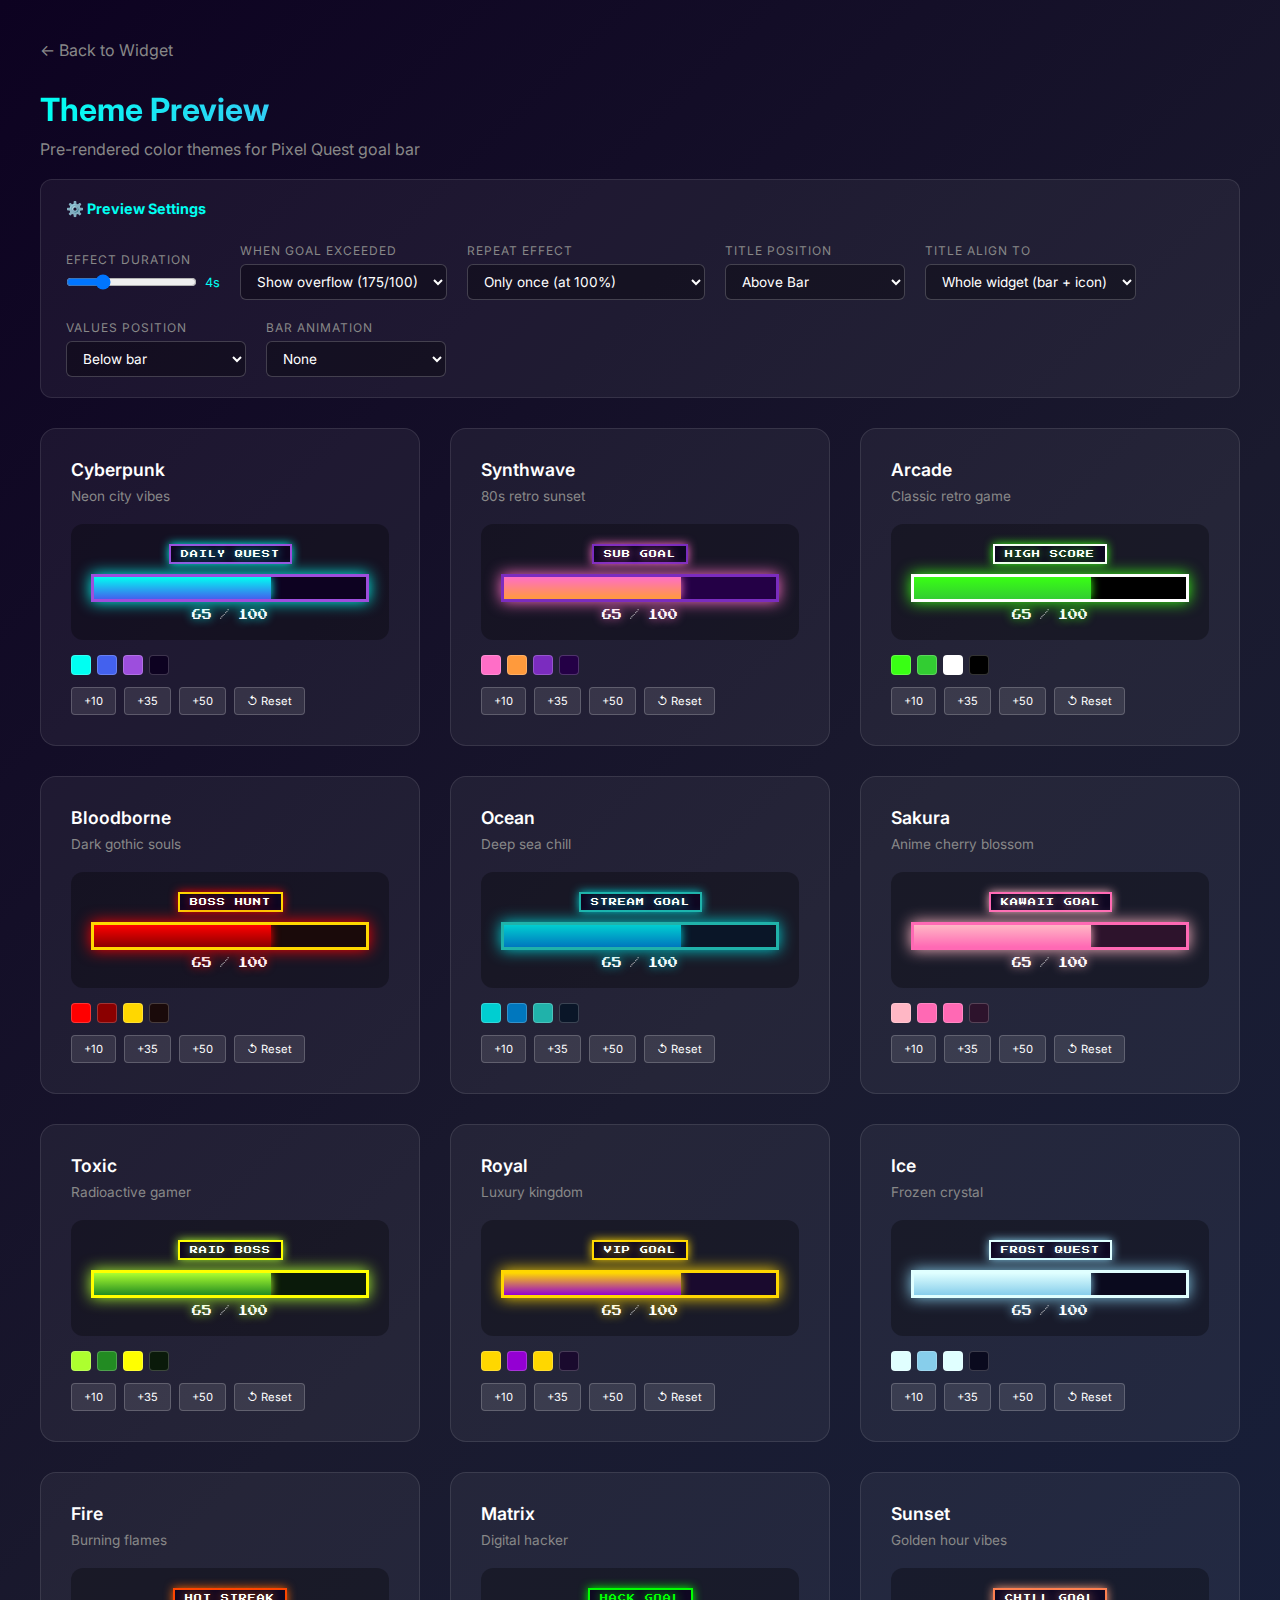
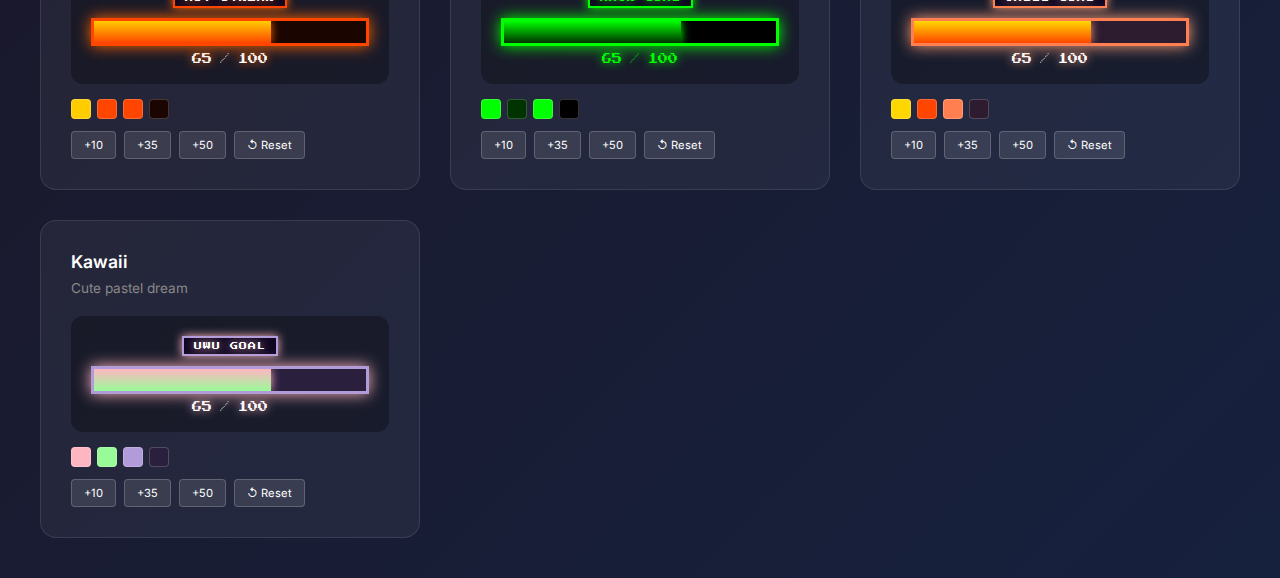
<file: themes.html>
<!DOCTYPE html>
<html lang="en">
<head>
  <meta charset="UTF-8">
  <meta name="viewport" content="width=device-width, initial-scale=1.0">
  <title>Pixel Quest - Theme Preview</title>
  <link rel="preconnect" href="https://fonts.googleapis.com">
  <link href="https://fonts.googleapis.com/css2?family=Press+Start+2P&family=Inter:wght@400;500;600;700&display=swap" rel="stylesheet">
  <style>
    * {
      margin: 0;
      padding: 0;
      box-sizing: border-box;
    }

    body {
      font-family: 'Inter', sans-serif;
      background: linear-gradient(135deg, #0d0221 0%, #1a1a2e 50%, #16213e 100%);
      min-height: 100vh;
      color: #fff;
      padding: 40px 20px;
    }

    .container {
      max-width: 1200px;
      margin: 0 auto;
    }

    h1 {
      font-size: 2rem;
      margin-bottom: 10px;
      background: linear-gradient(90deg, #00fff2, #ff00ff);
      -webkit-background-clip: text;
      -webkit-text-fill-color: transparent;
      background-clip: text;
    }

    .subtitle {
      color: #888;
      margin-bottom: 20px;
    }

    .settings-panel {
      background: rgba(255, 255, 255, 0.05);
      border: 1px solid rgba(255, 255, 255, 0.1);
      border-radius: 12px;
      padding: 20px 25px;
      margin-bottom: 30px;
      display: flex;
      flex-wrap: wrap;
      gap: 20px;
      align-items: center;
    }

    .settings-panel h3 {
      width: 100%;
      font-size: 0.9rem;
      color: #00fff2;
      margin-bottom: 5px;
    }

    .setting-group {
      display: flex;
      flex-direction: column;
      gap: 6px;
    }

    .setting-group label {
      font-size: 0.75rem;
      color: #888;
      text-transform: uppercase;
      letter-spacing: 1px;
    }

    .setting-group select, .setting-group input {
      background: rgba(0, 0, 0, 0.3);
      border: 1px solid rgba(255, 255, 255, 0.2);
      border-radius: 6px;
      color: #fff;
      padding: 8px 12px;
      font-family: inherit;
      font-size: 0.85rem;
      min-width: 180px;
    }

    .setting-group select:focus, .setting-group input:focus {
      outline: none;
      border-color: #00fff2;
    }

    .setting-group input[type="range"] {
      min-width: 120px;
      padding: 0;
    }

    .range-value {
      font-size: 0.8rem;
      color: #00fff2;
      margin-left: 8px;
    }

    .demo-controls {
      display: flex;
      gap: 8px;
      margin-top: 12px;
      flex-wrap: wrap;
    }

    .demo-btn-small {
      padding: 6px 12px;
      background: rgba(255, 255, 255, 0.1);
      border: 1px solid rgba(255, 255, 255, 0.2);
      border-radius: 4px;
      color: #fff;
      font-family: inherit;
      font-size: 0.7rem;
      cursor: pointer;
      transition: all 0.2s;
    }

    .demo-btn-small:hover {
      background: rgba(255, 255, 255, 0.2);
    }

    .demo-btn-small.active {
      background: #00fff2;
      color: #000;
      border-color: #00fff2;
    }

    .themes-grid {
      display: grid;
      grid-template-columns: repeat(auto-fill, minmax(340px, 1fr));
      gap: 30px;
    }

    .theme-card {
      background: rgba(255, 255, 255, 0.05);
      border: 1px solid rgba(255, 255, 255, 0.1);
      border-radius: 16px;
      padding: 30px;
      transition: transform 0.2s, box-shadow 0.2s;
    }

    .theme-card:hover {
      transform: translateY(-4px);
      box-shadow: 0 10px 40px rgba(0, 0, 0, 0.3);
    }

    .demo-btn {
      margin-top: 15px;
      padding: 8px 16px;
      background: rgba(255, 255, 255, 0.1);
      border: 1px solid rgba(255, 255, 255, 0.2);
      border-radius: 6px;
      color: #fff;
      font-family: inherit;
      font-size: 0.8rem;
      cursor: pointer;
      transition: all 0.2s;
    }

    .demo-btn:hover {
      background: rgba(255, 255, 255, 0.2);
    }

    .preview-bar-fill {
      transition: width 0.8s ease;
    }

    @keyframes pulse-glow {
      0%, 100% { filter: brightness(1); }
      50% { filter: brightness(1.5); }
    }

    @keyframes shake-effect {
      0%, 100% { transform: translateX(0); }
      25% { transform: translateX(-5px); }
      75% { transform: translateX(5px); }
    }

    @keyframes flash-effect {
      0%, 100% { filter: brightness(1); }
      50% { filter: brightness(2.5); }
    }

    .celebrating .preview-bar-fill {
      animation: pulse-glow 0.4s ease infinite;
    }

    .celebrating .widget-preview {
      animation: shake-effect 0.15s ease 6;
    }

    .celebrating .preview-bar-border {
      animation: flash-effect 0.2s ease 4;
    }

    /* Confetti styles */
    .confetti-container {
      position: absolute;
      top: 0;
      left: 0;
      width: 100%;
      height: 100%;
      pointer-events: none;
      overflow: hidden;
    }

    .confetti-piece {
      position: absolute;
      width: 8px;
      height: 8px;
      opacity: 0;
    }

    @keyframes confetti-fall {
      0% { opacity: 1; transform: translateY(-10px) rotate(0deg); }
      100% { opacity: 0; transform: translateY(80px) rotate(720deg); }
    }

    /* Glitch effect */
    @keyframes glitch-anim {
      0%, 100% { transform: translate(0); filter: hue-rotate(0deg); }
      20% { transform: translate(-3px, 3px); filter: hue-rotate(90deg); }
      40% { transform: translate(3px, -3px); filter: hue-rotate(180deg); }
      60% { transform: translate(-3px, -3px); filter: hue-rotate(270deg); }
      80% { transform: translate(3px, 3px); filter: hue-rotate(360deg); }
    }
    .glitch-active { animation: glitch-anim 0.1s ease infinite; }

    /* Neon burst */
    @keyframes neon-burst {
      0% { transform: translate(-50%,-50%) scale(0); opacity: 1; }
      100% { transform: translate(-50%,-50%) scale(3); opacity: 0; }
    }

    /* Level up text */
    @keyframes levelup-text {
      0% { opacity: 0; transform: translate(-50%,-50%) scale(0.5); }
      20% { opacity: 1; transform: translate(-50%,-50%) scale(1.2); }
      40% { transform: translate(-50%,-50%) scale(1); }
      100% { opacity: 0; transform: translate(-50%,-80%) scale(1); }
    }

    /* Blood drip */
    @keyframes blood-drip {
      0% { transform: translateY(-10px) scaleY(0.5); opacity: 1; }
      100% { transform: translateY(80px) scaleY(2); opacity: 0; }
    }

    /* Bubble rise */
    @keyframes bubble-rise {
      0% { transform: translateY(80px) scale(0.5); opacity: 0; }
      20% { opacity: 1; }
      100% { transform: translateY(-20px) scale(1); opacity: 0; }
    }

    /* Petal fall */
    @keyframes petal-fall {
      0% { transform: translateY(-20px) rotate(0deg) translateX(0); opacity: 1; }
      100% { transform: translateY(80px) rotate(360deg) translateX(30px); opacity: 0; }
    }

    /* Radioactive pulse */
    @keyframes radioactive-pulse {
      0% { transform: scale(0.5); opacity: 1; }
      50% { transform: scale(1.5); opacity: 0.8; }
      100% { transform: scale(2); opacity: 0; }
    }

    /* Sparkle twinkle */
    @keyframes sparkle-twinkle {
      0% { transform: scale(0) rotate(0deg); opacity: 1; }
      50% { transform: scale(1) rotate(180deg); opacity: 1; }
      100% { transform: scale(0) rotate(360deg); opacity: 0; }
    }

    /* Snow fall */
    @keyframes snow-fall {
      0% { transform: translateY(-20px) rotate(0deg); opacity: 1; }
      100% { transform: translateY(80px) rotate(360deg); opacity: 0; }
    }

    /* Flame rise */
    @keyframes flame-rise {
      0% { transform: translateY(50px) scale(1); opacity: 1; }
      50% { transform: translateY(0) scale(1.3); opacity: 0.8; }
      100% { transform: translateY(-30px) scale(0.5); opacity: 0; }
    }

    /* Matrix rain */
    @keyframes matrix-rain {
      0% { transform: translateY(-20px); opacity: 1; }
      100% { transform: translateY(100px); opacity: 0; }
    }

    /* Sunray expand */
    @keyframes sunray-expand {
      0% { transform: scaleX(0); opacity: 0; }
      50% { transform: scaleX(1); opacity: 1; }
      100% { transform: scaleX(0); opacity: 0; }
    }

    /* Kawaii float */
    @keyframes kawaii-float {
      0% { transform: translateY(50px) scale(0) rotate(-20deg); opacity: 0; }
      30% { opacity: 1; }
      100% { transform: translateY(-50px) scale(1.2) rotate(20deg); opacity: 0; }
    }

    /* Bar animations on progress */
    @keyframes bar-pulse {
      0%, 100% { filter: brightness(1); }
      50% { filter: brightness(1.5); box-shadow: 0 0 25px currentColor; }
    }

    @keyframes bar-flash {
      0%, 100% { filter: brightness(1); }
      25% { filter: brightness(2.5); }
      50% { filter: brightness(1); }
      75% { filter: brightness(2); }
    }

    @keyframes bar-shake {
      0%, 100% { transform: translateX(0); }
      20% { transform: translateX(-4px); }
      40% { transform: translateX(4px); }
      60% { transform: translateX(-3px); }
      80% { transform: translateX(3px); }
    }

    @keyframes bar-bounce {
      0%, 100% { transform: scale(1); }
      30% { transform: scale(1.05, 0.95); }
      50% { transform: scale(0.95, 1.05); }
      70% { transform: scale(1.02, 0.98); }
    }

    .preview-bar-container.bar-pulse { animation: bar-pulse 0.5s ease 2; }
    .preview-bar-container.bar-flash { animation: bar-flash 0.4s ease; }
    .preview-bar-container.bar-shake { animation: bar-shake 0.4s ease; }
    .preview-bar-container.bar-bounce { animation: bar-bounce 0.5s ease; }

    .theme-name {
      font-size: 1.1rem;
      font-weight: 600;
      margin-bottom: 8px;
    }

    .theme-vibe {
      font-size: 0.85rem;
      color: #888;
      margin-bottom: 20px;
    }

    /* Widget Preview Styles */
    .widget-preview {
      font-family: 'Press Start 2P', monospace;
      display: flex;
      flex-direction: column;
      align-items: center;
      padding: 20px;
      border-radius: 12px;
      background: rgba(0, 0, 0, 0.3);
      transition: opacity 0.5s ease;
    }

    .preview-title {
      font-size: 8px;
      text-transform: uppercase;
      letter-spacing: 1px;
      padding: 4px 10px;
      background: rgba(13, 2, 33, 0.8);
      white-space: nowrap;
      order: 0;
    }

    /* Title positions */
    .widget-preview.title-top .preview-title { margin-bottom: 10px; }
    .widget-preview.title-bottom .preview-title { margin-top: 10px; order: 3; }
    .widget-preview.title-hidden .preview-title { display: none; }

    .widget-preview.title-left,
    .widget-preview.title-right {
      display: grid;
      grid-template-columns: auto 1fr;
      grid-template-rows: auto auto;
      gap: 8px 12px;
      align-items: center;
    }

    .widget-preview.title-left .preview-title {
      grid-column: 1;
      grid-row: 1;
      margin: 0;
    }

    .widget-preview.title-left .preview-bar-container {
      grid-column: 2;
      grid-row: 1;
    }

    .widget-preview.title-left .preview-values {
      grid-column: 1 / -1;
      grid-row: 2;
      justify-content: center;
    }

    .widget-preview.title-right .preview-title {
      grid-column: 2;
      grid-row: 1;
      margin: 0;
      justify-self: end;
    }

    .widget-preview.title-right .preview-bar-container {
      grid-column: 1;
      grid-row: 1;
    }

    .widget-preview.title-right .preview-values {
      grid-column: 1 / -1;
      grid-row: 2;
      justify-content: center;
    }

    .preview-bar-container {
      width: 100%;
      height: 28px;
    }

    .preview-bar-border {
      width: 100%;
      height: 100%;
      padding: 3px;
    }

    .preview-bar-bg {
      width: 100%;
      height: 100%;
      overflow: hidden;
    }

    .preview-bar-fill {
      height: 100%;
      width: 65%;
      transition: width 0.5s ease;
    }

    .preview-values {
      display: flex;
      gap: 8px;
      margin-top: 8px;
      font-size: 10px;
    }

    .preview-separator {
      opacity: 0.5;
    }

    /* Values positions */
    .widget-preview.values-below .preview-values { margin-top: 8px; order: 2; }
    .widget-preview.values-above .preview-values { margin-top: 0; margin-bottom: 8px; order: -1; }
    .widget-preview.values-hidden .preview-values { display: none; }

    .widget-preview.values-inside-left .preview-values,
    .widget-preview.values-inside-center .preview-values,
    .widget-preview.values-inside-right .preview-values {
      position: absolute;
      top: 0;
      left: 0;
      right: 0;
      bottom: 0;
      margin: 0;
      padding: 0 6px;
      font-size: 8px;
      z-index: 5;
    }
    .widget-preview.values-inside-left .preview-values { justify-content: flex-start; }
    .widget-preview.values-inside-center .preview-values { justify-content: center; }
    .widget-preview.values-inside-right .preview-values { justify-content: flex-end; }

    .widget-preview.values-left,
    .widget-preview.values-right {
      flex-direction: row;
      align-items: center;
    }
    .widget-preview.values-left .preview-values { order: -1; margin-right: 10px; margin-top: 0; }
    .widget-preview.values-right .preview-values { order: 3; margin-left: 10px; margin-top: 0; }

    /* Make bar container relative for inside values */
    .preview-bar-container {
      position: relative;
    }

    /* Theme-specific colors */
    .theme-cyberpunk .preview-title { border: 2px solid #9d4edd; color: #fff; text-shadow: 0 0 10px #00fff2; box-shadow: 0 0 10px #00fff2; }
    .theme-cyberpunk .preview-bar-border { background: #9d4edd; box-shadow: 0 0 15px #00fff2; }
    .theme-cyberpunk .preview-bar-bg { background: #0d0221; }
    .theme-cyberpunk .preview-bar-fill { background: linear-gradient(180deg, #00fff2, #4361ee); box-shadow: 0 0 10px #00fff2; }
    .theme-cyberpunk .preview-values { color: #fff; text-shadow: 0 0 10px #00fff2; }

    .theme-synthwave .preview-title { border: 2px solid #7b2cbf; color: #fff; text-shadow: 0 0 10px #ff6ec7; box-shadow: 0 0 10px #ff6ec7; }
    .theme-synthwave .preview-bar-border { background: #7b2cbf; box-shadow: 0 0 15px #ff6ec7; }
    .theme-synthwave .preview-bar-bg { background: #240046; }
    .theme-synthwave .preview-bar-fill { background: linear-gradient(180deg, #ff6ec7, #ff9a3c); box-shadow: 0 0 10px #ff6ec7; }
    .theme-synthwave .preview-values { color: #fff; text-shadow: 0 0 10px #ff6ec7; }

    .theme-arcade .preview-title { border: 2px solid #ffffff; color: #fff; text-shadow: 0 0 10px #39ff14; box-shadow: 0 0 10px #39ff14; }
    .theme-arcade .preview-bar-border { background: #ffffff; box-shadow: 0 0 15px #39ff14; }
    .theme-arcade .preview-bar-bg { background: #000000; }
    .theme-arcade .preview-bar-fill { background: linear-gradient(180deg, #39ff14, #32cd32); box-shadow: 0 0 10px #39ff14; }
    .theme-arcade .preview-values { color: #fff; text-shadow: 0 0 10px #39ff14; }

    .theme-bloodborne .preview-title { border: 2px solid #ffd700; color: #fff; text-shadow: 0 0 10px #ff0000; box-shadow: 0 0 10px #ff0000; }
    .theme-bloodborne .preview-bar-border { background: #ffd700; box-shadow: 0 0 15px #ff0000; }
    .theme-bloodborne .preview-bar-bg { background: #1a0a0a; }
    .theme-bloodborne .preview-bar-fill { background: linear-gradient(180deg, #ff0000, #8b0000); box-shadow: 0 0 10px #ff0000; }
    .theme-bloodborne .preview-values { color: #fff; text-shadow: 0 0 10px #ff0000; }

    .theme-ocean .preview-title { border: 2px solid #20b2aa; color: #fff; text-shadow: 0 0 10px #00ced1; box-shadow: 0 0 10px #00ced1; }
    .theme-ocean .preview-bar-border { background: #20b2aa; box-shadow: 0 0 15px #00ced1; }
    .theme-ocean .preview-bar-bg { background: #0a1628; }
    .theme-ocean .preview-bar-fill { background: linear-gradient(180deg, #00ced1, #0077be); box-shadow: 0 0 10px #00ced1; }
    .theme-ocean .preview-values { color: #fff; text-shadow: 0 0 10px #00ced1; }

    .theme-sakura .preview-title { border: 2px solid #ff69b4; color: #fff; text-shadow: 0 0 10px #ffb7c5; box-shadow: 0 0 10px #ffb7c5; }
    .theme-sakura .preview-bar-border { background: #ff69b4; box-shadow: 0 0 15px #ffb7c5; }
    .theme-sakura .preview-bar-bg { background: #2d132c; }
    .theme-sakura .preview-bar-fill { background: linear-gradient(180deg, #ffb7c5, #ff69b4); box-shadow: 0 0 10px #ffb7c5; }
    .theme-sakura .preview-values { color: #fff; text-shadow: 0 0 10px #ffb7c5; }

    .theme-toxic .preview-title { border: 2px solid #ffff00; color: #fff; text-shadow: 0 0 10px #adff2f; box-shadow: 0 0 10px #adff2f; }
    .theme-toxic .preview-bar-border { background: #ffff00; box-shadow: 0 0 15px #adff2f; }
    .theme-toxic .preview-bar-bg { background: #0a1a0a; }
    .theme-toxic .preview-bar-fill { background: linear-gradient(180deg, #adff2f, #228b22); box-shadow: 0 0 10px #adff2f; }
    .theme-toxic .preview-values { color: #fff; text-shadow: 0 0 10px #adff2f; }

    .theme-royal .preview-title { border: 2px solid #ffd700; color: #fff; text-shadow: 0 0 10px #ffd700; box-shadow: 0 0 10px #ffd700; }
    .theme-royal .preview-bar-border { background: #ffd700; box-shadow: 0 0 15px #ffd700; }
    .theme-royal .preview-bar-bg { background: #1a0a2e; }
    .theme-royal .preview-bar-fill { background: linear-gradient(180deg, #ffd700, #9400d3); box-shadow: 0 0 10px #ffd700; }
    .theme-royal .preview-values { color: #fff; text-shadow: 0 0 10px #ffd700; }

    .theme-ice .preview-title { border: 2px solid #e0ffff; color: #fff; text-shadow: 0 0 10px #87ceeb; box-shadow: 0 0 10px #87ceeb; }
    .theme-ice .preview-bar-border { background: #e0ffff; box-shadow: 0 0 15px #87ceeb; }
    .theme-ice .preview-bar-bg { background: #0a0a1e; }
    .theme-ice .preview-bar-fill { background: linear-gradient(180deg, #e0ffff, #87ceeb); box-shadow: 0 0 10px #87ceeb; }
    .theme-ice .preview-values { color: #fff; text-shadow: 0 0 10px #87ceeb; }

    .theme-fire .preview-title { border: 2px solid #ff4500; color: #fff; text-shadow: 0 0 10px #ff6600; box-shadow: 0 0 10px #ff6600; }
    .theme-fire .preview-bar-border { background: #ff4500; box-shadow: 0 0 15px #ff6600; }
    .theme-fire .preview-bar-bg { background: #1a0500; }
    .theme-fire .preview-bar-fill { background: linear-gradient(180deg, #ffcc00, #ff4500); box-shadow: 0 0 10px #ff6600; }
    .theme-fire .preview-values { color: #fff; text-shadow: 0 0 10px #ff6600; }

    .theme-matrix .preview-title { border: 2px solid #00ff00; color: #00ff00; text-shadow: 0 0 10px #00ff00; box-shadow: 0 0 10px #00ff00; }
    .theme-matrix .preview-bar-border { background: #00ff00; box-shadow: 0 0 15px #00ff00; }
    .theme-matrix .preview-bar-bg { background: #000000; }
    .theme-matrix .preview-bar-fill { background: linear-gradient(180deg, #00ff00, #003300); box-shadow: 0 0 10px #00ff00; }
    .theme-matrix .preview-values { color: #00ff00; text-shadow: 0 0 10px #00ff00; }

    .theme-sunset .preview-title { border: 2px solid #ff7f50; color: #fff; text-shadow: 0 0 10px #ffa07a; box-shadow: 0 0 10px #ffa07a; }
    .theme-sunset .preview-bar-border { background: #ff7f50; box-shadow: 0 0 15px #ffa07a; }
    .theme-sunset .preview-bar-bg { background: #2d1b30; }
    .theme-sunset .preview-bar-fill { background: linear-gradient(180deg, #ffd700, #ff4500); box-shadow: 0 0 10px #ffa07a; }
    .theme-sunset .preview-values { color: #fff; text-shadow: 0 0 10px #ffa07a; }

    .theme-kawaii .preview-title { border: 2px solid #b19cd9; color: #fff; text-shadow: 0 0 10px #ffb6c1; box-shadow: 0 0 10px #ffb6c1; }
    .theme-kawaii .preview-bar-border { background: #b19cd9; box-shadow: 0 0 15px #ffb6c1; }
    .theme-kawaii .preview-bar-bg { background: #2a1f3d; }
    .theme-kawaii .preview-bar-fill { background: linear-gradient(180deg, #ffb6c1, #98fb98); box-shadow: 0 0 10px #ffb6c1; }
    .theme-kawaii .preview-values { color: #fff; text-shadow: 0 0 10px #ffb6c1; }

    .back-link {
      display: inline-flex;
      align-items: center;
      gap: 8px;
      color: #888;
      text-decoration: none;
      margin-bottom: 30px;
      transition: color 0.2s;
    }

    .back-link:hover {
      color: #00fff2;
    }

    .color-info {
      display: flex;
      gap: 6px;
      margin-top: 15px;
      flex-wrap: wrap;
    }

    .color-dot {
      width: 20px;
      height: 20px;
      border-radius: 4px;
      border: 1px solid rgba(255,255,255,0.2);
    }
  </style>
</head>
<body>
  <div class="container">
    <a href="/streamelements/widget/pixel-quest/" class="back-link">← Back to Widget</a>

    <h1>Theme Preview</h1>
    <p class="subtitle">Pre-rendered color themes for Pixel Quest goal bar</p>

    <div class="settings-panel">
      <h3>⚙️ Preview Settings</h3>

      <div class="setting-group">
        <label>Effect Duration</label>
        <div style="display:flex;align-items:center;">
          <input type="range" id="effectDuration" min="2" max="10" value="4">
          <span class="range-value" id="durationValue">4s</span>
        </div>
      </div>

      <div class="setting-group">
        <label>When Goal Exceeded</label>
        <select id="overflowBehavior">
          <option value="show">Show overflow (175/100)</option>
          <option value="cap">Cap at goal (100/100)</option>
          <option value="hide">Hide after completion</option>
        </select>
      </div>

      <div class="setting-group">
        <label>Repeat Effect</label>
        <select id="effectRepeat">
          <option value="once">Only once (at 100%)</option>
          <option value="every">Every addition after 100%</option>
          <option value="milestones">At milestones (100%, 150%...)</option>
        </select>
      </div>

      <div class="setting-group">
        <label>Title Position</label>
        <select id="titlePosition">
          <option value="top">Above Bar</option>
          <option value="bottom">Below Bar</option>
          <option value="left">Left of Bar</option>
          <option value="right">Right of Bar</option>
          <option value="hidden">Hidden</option>
        </select>
      </div>

      <div class="setting-group">
        <label>Title Align To</label>
        <select id="titleAlign">
          <option value="widget">Whole widget (bar + icon)</option>
          <option value="bar">Bar only</option>
        </select>
      </div>

      <div class="setting-group">
        <label>Values Position</label>
        <select id="valuesPosition">
          <option value="below">Below bar</option>
          <option value="above">Above bar</option>
          <option value="inside-left">Inside bar (left)</option>
          <option value="inside-center">Inside bar (center)</option>
          <option value="inside-right">Inside bar (right)</option>
          <option value="left">Left of bar</option>
          <option value="right">Right of bar</option>
          <option value="hidden">Hidden</option>
        </select>
      </div>

      <div class="setting-group">
        <label>Bar Animation</label>
        <select id="barAnimation">
          <option value="none">None</option>
          <option value="pulse">💫 Pulse glow</option>
          <option value="flash">⚡ Flash</option>
          <option value="shake">📳 Shake</option>
          <option value="bounce">🎾 Bounce</option>
        </select>
      </div>
    </div>

    <div class="themes-grid">
      <!-- Cyberpunk -->
      <div class="theme-card">
        <div class="theme-name">Cyberpunk</div>
        <div class="theme-vibe">Neon city vibes</div>
        <div class="widget-preview theme-cyberpunk title-top values-below">
          <div class="preview-title">DAILY QUEST</div>
          <div class="preview-bar-container">
            <div class="preview-bar-border">
              <div class="preview-bar-bg">
                <div class="preview-bar-fill"></div>
              </div>
            </div>
          </div>
          <div class="preview-values">
            <span>65</span>
            <span class="preview-separator">/</span>
            <span>100</span>
          </div>
        </div>
        <div class="color-info">
          <div class="color-dot" style="background: #00fff2;" title="Fill 1"></div>
          <div class="color-dot" style="background: #4361ee;" title="Fill 2"></div>
          <div class="color-dot" style="background: #9d4edd;" title="Border"></div>
          <div class="color-dot" style="background: #0d0221;" title="Background"></div>
        </div>
        <div class="demo-controls">
          <button class="demo-btn-small" onclick="demoAdd(this, 10)">+10</button>
          <button class="demo-btn-small" onclick="demoAdd(this, 35)">+35</button>
          <button class="demo-btn-small" onclick="demoAdd(this, 50)">+50</button>
          <button class="demo-btn-small" onclick="demoReset(this)">↺ Reset</button>
        </div>
      </div>

      <!-- Synthwave -->
      <div class="theme-card">
        <div class="theme-name">Synthwave</div>
        <div class="theme-vibe">80s retro sunset</div>
        <div class="widget-preview theme-synthwave title-top values-below">
          <div class="preview-title">SUB GOAL</div>
          <div class="preview-bar-container">
            <div class="preview-bar-border">
              <div class="preview-bar-bg">
                <div class="preview-bar-fill"></div>
              </div>
            </div>
          </div>
          <div class="preview-values">
            <span>65</span>
            <span class="preview-separator">/</span>
            <span>100</span>
          </div>
        </div>
        <div class="color-info">
          <div class="color-dot" style="background: #ff6ec7;" title="Fill 1"></div>
          <div class="color-dot" style="background: #ff9a3c;" title="Fill 2"></div>
          <div class="color-dot" style="background: #7b2cbf;" title="Border"></div>
          <div class="color-dot" style="background: #240046;" title="Background"></div>
        </div>
        <div class="demo-controls">
          <button class="demo-btn-small" onclick="demoAdd(this, 10)">+10</button>
          <button class="demo-btn-small" onclick="demoAdd(this, 35)">+35</button>
          <button class="demo-btn-small" onclick="demoAdd(this, 50)">+50</button>
          <button class="demo-btn-small" onclick="demoReset(this)">↺ Reset</button>
        </div>
      </div>

      <!-- Arcade -->
      <div class="theme-card">
        <div class="theme-name">Arcade</div>
        <div class="theme-vibe">Classic retro game</div>
        <div class="widget-preview theme-arcade title-top values-below">
          <div class="preview-title">HIGH SCORE</div>
          <div class="preview-bar-container">
            <div class="preview-bar-border">
              <div class="preview-bar-bg">
                <div class="preview-bar-fill"></div>
              </div>
            </div>
          </div>
          <div class="preview-values">
            <span>65</span>
            <span class="preview-separator">/</span>
            <span>100</span>
          </div>
        </div>
        <div class="color-info">
          <div class="color-dot" style="background: #39ff14;" title="Fill 1"></div>
          <div class="color-dot" style="background: #32cd32;" title="Fill 2"></div>
          <div class="color-dot" style="background: #ffffff;" title="Border"></div>
          <div class="color-dot" style="background: #000000;" title="Background"></div>
        </div>
        <div class="demo-controls">
          <button class="demo-btn-small" onclick="demoAdd(this, 10)">+10</button>
          <button class="demo-btn-small" onclick="demoAdd(this, 35)">+35</button>
          <button class="demo-btn-small" onclick="demoAdd(this, 50)">+50</button>
          <button class="demo-btn-small" onclick="demoReset(this)">↺ Reset</button>
        </div>
      </div>

      <!-- Bloodborne -->
      <div class="theme-card">
        <div class="theme-name">Bloodborne</div>
        <div class="theme-vibe">Dark gothic souls</div>
        <div class="widget-preview theme-bloodborne title-top values-below">
          <div class="preview-title">BOSS HUNT</div>
          <div class="preview-bar-container">
            <div class="preview-bar-border">
              <div class="preview-bar-bg">
                <div class="preview-bar-fill"></div>
              </div>
            </div>
          </div>
          <div class="preview-values">
            <span>65</span>
            <span class="preview-separator">/</span>
            <span>100</span>
          </div>
        </div>
        <div class="color-info">
          <div class="color-dot" style="background: #ff0000;" title="Fill 1"></div>
          <div class="color-dot" style="background: #8b0000;" title="Fill 2"></div>
          <div class="color-dot" style="background: #ffd700;" title="Border"></div>
          <div class="color-dot" style="background: #1a0a0a;" title="Background"></div>
        </div>
        <div class="demo-controls">
          <button class="demo-btn-small" onclick="demoAdd(this, 10)">+10</button>
          <button class="demo-btn-small" onclick="demoAdd(this, 35)">+35</button>
          <button class="demo-btn-small" onclick="demoAdd(this, 50)">+50</button>
          <button class="demo-btn-small" onclick="demoReset(this)">↺ Reset</button>
        </div>
      </div>

      <!-- Ocean -->
      <div class="theme-card">
        <div class="theme-name">Ocean</div>
        <div class="theme-vibe">Deep sea chill</div>
        <div class="widget-preview theme-ocean title-top values-below">
          <div class="preview-title">STREAM GOAL</div>
          <div class="preview-bar-container">
            <div class="preview-bar-border">
              <div class="preview-bar-bg">
                <div class="preview-bar-fill"></div>
              </div>
            </div>
          </div>
          <div class="preview-values">
            <span>65</span>
            <span class="preview-separator">/</span>
            <span>100</span>
          </div>
        </div>
        <div class="color-info">
          <div class="color-dot" style="background: #00ced1;" title="Fill 1"></div>
          <div class="color-dot" style="background: #0077be;" title="Fill 2"></div>
          <div class="color-dot" style="background: #20b2aa;" title="Border"></div>
          <div class="color-dot" style="background: #0a1628;" title="Background"></div>
        </div>
        <div class="demo-controls">
          <button class="demo-btn-small" onclick="demoAdd(this, 10)">+10</button>
          <button class="demo-btn-small" onclick="demoAdd(this, 35)">+35</button>
          <button class="demo-btn-small" onclick="demoAdd(this, 50)">+50</button>
          <button class="demo-btn-small" onclick="demoReset(this)">↺ Reset</button>
        </div>
      </div>

      <!-- Sakura -->
      <div class="theme-card">
        <div class="theme-name">Sakura</div>
        <div class="theme-vibe">Anime cherry blossom</div>
        <div class="widget-preview theme-sakura title-top values-below">
          <div class="preview-title">KAWAII GOAL</div>
          <div class="preview-bar-container">
            <div class="preview-bar-border">
              <div class="preview-bar-bg">
                <div class="preview-bar-fill"></div>
              </div>
            </div>
          </div>
          <div class="preview-values">
            <span>65</span>
            <span class="preview-separator">/</span>
            <span>100</span>
          </div>
        </div>
        <div class="color-info">
          <div class="color-dot" style="background: #ffb7c5;" title="Fill 1"></div>
          <div class="color-dot" style="background: #ff69b4;" title="Fill 2"></div>
          <div class="color-dot" style="background: #ff69b4;" title="Border"></div>
          <div class="color-dot" style="background: #2d132c;" title="Background"></div>
        </div>
        <div class="demo-controls">
          <button class="demo-btn-small" onclick="demoAdd(this, 10)">+10</button>
          <button class="demo-btn-small" onclick="demoAdd(this, 35)">+35</button>
          <button class="demo-btn-small" onclick="demoAdd(this, 50)">+50</button>
          <button class="demo-btn-small" onclick="demoReset(this)">↺ Reset</button>
        </div>
      </div>

      <!-- Toxic -->
      <div class="theme-card">
        <div class="theme-name">Toxic</div>
        <div class="theme-vibe">Radioactive gamer</div>
        <div class="widget-preview theme-toxic title-top values-below">
          <div class="preview-title">RAID BOSS</div>
          <div class="preview-bar-container">
            <div class="preview-bar-border">
              <div class="preview-bar-bg">
                <div class="preview-bar-fill"></div>
              </div>
            </div>
          </div>
          <div class="preview-values">
            <span>65</span>
            <span class="preview-separator">/</span>
            <span>100</span>
          </div>
        </div>
        <div class="color-info">
          <div class="color-dot" style="background: #adff2f;" title="Fill 1"></div>
          <div class="color-dot" style="background: #228b22;" title="Fill 2"></div>
          <div class="color-dot" style="background: #ffff00;" title="Border"></div>
          <div class="color-dot" style="background: #0a1a0a;" title="Background"></div>
        </div>
        <div class="demo-controls">
          <button class="demo-btn-small" onclick="demoAdd(this, 10)">+10</button>
          <button class="demo-btn-small" onclick="demoAdd(this, 35)">+35</button>
          <button class="demo-btn-small" onclick="demoAdd(this, 50)">+50</button>
          <button class="demo-btn-small" onclick="demoReset(this)">↺ Reset</button>
        </div>
      </div>

      <!-- Royal -->
      <div class="theme-card">
        <div class="theme-name">Royal</div>
        <div class="theme-vibe">Luxury kingdom</div>
        <div class="widget-preview theme-royal title-top values-below">
          <div class="preview-title">VIP GOAL</div>
          <div class="preview-bar-container">
            <div class="preview-bar-border">
              <div class="preview-bar-bg">
                <div class="preview-bar-fill"></div>
              </div>
            </div>
          </div>
          <div class="preview-values">
            <span>65</span>
            <span class="preview-separator">/</span>
            <span>100</span>
          </div>
        </div>
        <div class="color-info">
          <div class="color-dot" style="background: #ffd700;" title="Fill 1"></div>
          <div class="color-dot" style="background: #9400d3;" title="Fill 2"></div>
          <div class="color-dot" style="background: #ffd700;" title="Border"></div>
          <div class="color-dot" style="background: #1a0a2e;" title="Background"></div>
        </div>
        <div class="demo-controls">
          <button class="demo-btn-small" onclick="demoAdd(this, 10)">+10</button>
          <button class="demo-btn-small" onclick="demoAdd(this, 35)">+35</button>
          <button class="demo-btn-small" onclick="demoAdd(this, 50)">+50</button>
          <button class="demo-btn-small" onclick="demoReset(this)">↺ Reset</button>
        </div>
      </div>

      <!-- Ice -->
      <div class="theme-card">
        <div class="theme-name">Ice</div>
        <div class="theme-vibe">Frozen crystal</div>
        <div class="widget-preview theme-ice title-top values-below">
          <div class="preview-title">FROST QUEST</div>
          <div class="preview-bar-container">
            <div class="preview-bar-border">
              <div class="preview-bar-bg">
                <div class="preview-bar-fill"></div>
              </div>
            </div>
          </div>
          <div class="preview-values">
            <span>65</span>
            <span class="preview-separator">/</span>
            <span>100</span>
          </div>
        </div>
        <div class="color-info">
          <div class="color-dot" style="background: #e0ffff;" title="Fill 1"></div>
          <div class="color-dot" style="background: #87ceeb;" title="Fill 2"></div>
          <div class="color-dot" style="background: #e0ffff;" title="Border"></div>
          <div class="color-dot" style="background: #0a0a1e;" title="Background"></div>
        </div>
        <div class="demo-controls">
          <button class="demo-btn-small" onclick="demoAdd(this, 10)">+10</button>
          <button class="demo-btn-small" onclick="demoAdd(this, 35)">+35</button>
          <button class="demo-btn-small" onclick="demoAdd(this, 50)">+50</button>
          <button class="demo-btn-small" onclick="demoReset(this)">↺ Reset</button>
        </div>
      </div>

      <!-- Fire -->
      <div class="theme-card">
        <div class="theme-name">Fire</div>
        <div class="theme-vibe">Burning flames</div>
        <div class="widget-preview theme-fire title-top values-below">
          <div class="preview-title">HOT STREAK</div>
          <div class="preview-bar-container">
            <div class="preview-bar-border">
              <div class="preview-bar-bg">
                <div class="preview-bar-fill"></div>
              </div>
            </div>
          </div>
          <div class="preview-values">
            <span>65</span>
            <span class="preview-separator">/</span>
            <span>100</span>
          </div>
        </div>
        <div class="color-info">
          <div class="color-dot" style="background: #ffcc00;" title="Fill 1"></div>
          <div class="color-dot" style="background: #ff4500;" title="Fill 2"></div>
          <div class="color-dot" style="background: #ff4500;" title="Border"></div>
          <div class="color-dot" style="background: #1a0500;" title="Background"></div>
        </div>
        <div class="demo-controls">
          <button class="demo-btn-small" onclick="demoAdd(this, 10)">+10</button>
          <button class="demo-btn-small" onclick="demoAdd(this, 35)">+35</button>
          <button class="demo-btn-small" onclick="demoAdd(this, 50)">+50</button>
          <button class="demo-btn-small" onclick="demoReset(this)">↺ Reset</button>
        </div>
      </div>

      <!-- Matrix -->
      <div class="theme-card">
        <div class="theme-name">Matrix</div>
        <div class="theme-vibe">Digital hacker</div>
        <div class="widget-preview theme-matrix title-top values-below">
          <div class="preview-title">HACK GOAL</div>
          <div class="preview-bar-container">
            <div class="preview-bar-border">
              <div class="preview-bar-bg">
                <div class="preview-bar-fill"></div>
              </div>
            </div>
          </div>
          <div class="preview-values">
            <span>65</span>
            <span class="preview-separator">/</span>
            <span>100</span>
          </div>
        </div>
        <div class="color-info">
          <div class="color-dot" style="background: #00ff00;" title="Fill 1"></div>
          <div class="color-dot" style="background: #003300;" title="Fill 2"></div>
          <div class="color-dot" style="background: #00ff00;" title="Border"></div>
          <div class="color-dot" style="background: #000000;" title="Background"></div>
        </div>
        <div class="demo-controls">
          <button class="demo-btn-small" onclick="demoAdd(this, 10)">+10</button>
          <button class="demo-btn-small" onclick="demoAdd(this, 35)">+35</button>
          <button class="demo-btn-small" onclick="demoAdd(this, 50)">+50</button>
          <button class="demo-btn-small" onclick="demoReset(this)">↺ Reset</button>
        </div>
      </div>

      <!-- Sunset -->
      <div class="theme-card">
        <div class="theme-name">Sunset</div>
        <div class="theme-vibe">Golden hour vibes</div>
        <div class="widget-preview theme-sunset title-top values-below">
          <div class="preview-title">CHILL GOAL</div>
          <div class="preview-bar-container">
            <div class="preview-bar-border">
              <div class="preview-bar-bg">
                <div class="preview-bar-fill"></div>
              </div>
            </div>
          </div>
          <div class="preview-values">
            <span>65</span>
            <span class="preview-separator">/</span>
            <span>100</span>
          </div>
        </div>
        <div class="color-info">
          <div class="color-dot" style="background: #ffd700;" title="Fill 1"></div>
          <div class="color-dot" style="background: #ff4500;" title="Fill 2"></div>
          <div class="color-dot" style="background: #ff7f50;" title="Border"></div>
          <div class="color-dot" style="background: #2d1b30;" title="Background"></div>
        </div>
        <div class="demo-controls">
          <button class="demo-btn-small" onclick="demoAdd(this, 10)">+10</button>
          <button class="demo-btn-small" onclick="demoAdd(this, 35)">+35</button>
          <button class="demo-btn-small" onclick="demoAdd(this, 50)">+50</button>
          <button class="demo-btn-small" onclick="demoReset(this)">↺ Reset</button>
        </div>
      </div>

      <!-- Kawaii -->
      <div class="theme-card">
        <div class="theme-name">Kawaii</div>
        <div class="theme-vibe">Cute pastel dream</div>
        <div class="widget-preview theme-kawaii title-top values-below">
          <div class="preview-title">UWU GOAL</div>
          <div class="preview-bar-container">
            <div class="preview-bar-border">
              <div class="preview-bar-bg">
                <div class="preview-bar-fill"></div>
              </div>
            </div>
          </div>
          <div class="preview-values">
            <span>65</span>
            <span class="preview-separator">/</span>
            <span>100</span>
          </div>
        </div>
        <div class="color-info">
          <div class="color-dot" style="background: #ffb6c1;" title="Fill 1"></div>
          <div class="color-dot" style="background: #98fb98;" title="Fill 2"></div>
          <div class="color-dot" style="background: #b19cd9;" title="Border"></div>
          <div class="color-dot" style="background: #2a1f3d;" title="Background"></div>
        </div>
        <div class="demo-controls">
          <button class="demo-btn-small" onclick="demoAdd(this, 10)">+10</button>
          <button class="demo-btn-small" onclick="demoAdd(this, 35)">+35</button>
          <button class="demo-btn-small" onclick="demoAdd(this, 50)">+50</button>
          <button class="demo-btn-small" onclick="demoReset(this)">↺ Reset</button>
        </div>
      </div>

    </div>
  </div>

  <script>
    // Settings
    let effectDuration = 4000;
    const themeEffects = {
      'theme-cyberpunk': 'glitch',
      'theme-synthwave': 'neon',
      'theme-arcade': 'levelup',
      'theme-bloodborne': 'blood',
      'theme-ocean': 'bubbles',
      'theme-sakura': 'petals',
      'theme-toxic': 'radioactive',
      'theme-royal': 'sparkles',
      'theme-ice': 'snowflakes',
      'theme-fire': 'flames',
      'theme-matrix': 'matrix',
      'theme-sunset': 'sunrays',
      'theme-kawaii': 'kawaii'
    };

    // Card state tracking
    const cardStates = new Map();

    function getCardState(card) {
      if (!cardStates.has(card)) {
        cardStates.set(card, {
          progress: 65,
          goal: 100,
          wasComplete: false,
          lastMilestone: 0
        });
      }
      return cardStates.get(card);
    }

    // Settings event listeners
    document.getElementById('effectDuration').addEventListener('input', (e) => {
      effectDuration = e.target.value * 1000;
      document.getElementById('durationValue').textContent = e.target.value + 's';
    });

    document.getElementById('titlePosition').addEventListener('change', (e) => {
      const position = e.target.value;
      document.querySelectorAll('.widget-preview').forEach(preview => {
        preview.classList.remove('title-top', 'title-bottom', 'title-left', 'title-right', 'title-hidden');
        preview.classList.add('title-' + position);
      });
    });

    document.getElementById('valuesPosition').addEventListener('change', (e) => {
      const position = e.target.value;
      document.querySelectorAll('.widget-preview').forEach(preview => {
        preview.classList.remove('values-below', 'values-above', 'values-inside-left', 'values-inside-center', 'values-inside-right', 'values-left', 'values-right', 'values-hidden');
        preview.classList.add('values-' + position);
      });
    });

    let barAnimation = 'none';
    document.getElementById('barAnimation').addEventListener('change', (e) => {
      barAnimation = e.target.value;
    });

    function animateBar(barContainer) {
      if (barAnimation === 'none') return;
      barContainer.classList.remove('bar-pulse', 'bar-flash', 'bar-shake', 'bar-bounce');
      void barContainer.offsetWidth;
      barContainer.classList.add('bar-' + barAnimation);
      setTimeout(() => {
        barContainer.classList.remove('bar-' + barAnimation);
      }, 600);
    }

    // Demo functions
    function demoAdd(btn, amount) {
      const card = btn.closest('.theme-card');
      const state = getCardState(card);
      const prevProgress = state.progress;
      state.progress += amount;

      // Trigger bar animation
      const barContainer = card.querySelector('.preview-bar-container');
      if (barContainer) animateBar(barContainer);

      updateCardDisplay(card, state, prevProgress);
    }

    function demoReset(btn) {
      const card = btn.closest('.theme-card');
      const state = getCardState(card);
      state.progress = 0;
      state.wasComplete = false;
      state.lastMilestone = 0;
      const preview = card.querySelector('.widget-preview');
      preview.style.opacity = '1';
      clearEffects(preview);
      updateCardDisplay(card, state, 0);
    }

    function updateCardDisplay(card, state, prevProgress) {
      const fill = card.querySelector('.preview-bar-fill');
      const currentVal = card.querySelector('.preview-values span:first-child');
      const goalVal = card.querySelector('.preview-values span:last-child');
      const preview = card.querySelector('.widget-preview');

      const overflowBehavior = document.getElementById('overflowBehavior').value;
      const effectRepeat = document.getElementById('effectRepeat').value;

      // Calculate percentage (capped at 100% for bar)
      const pct = Math.min((state.progress / state.goal) * 100, 100);
      fill.style.width = pct + '%';
      goalVal.textContent = state.goal;

      // Handle overflow display
      let displayValue = state.progress;
      const isComplete = state.progress >= state.goal;

      if (isComplete && overflowBehavior === 'cap') {
        displayValue = state.goal;
      }
      currentVal.textContent = displayValue;

      // Show widget if not complete
      if (!isComplete) {
        preview.style.opacity = '1';
      }

      // Determine if celebration should play
      let shouldCelebrate = false;
      const progressIncreased = state.progress > prevProgress;

      if (isComplete && progressIncreased) {
        if (effectRepeat === 'once') {
          if (!state.wasComplete) {
            shouldCelebrate = true;
          }
        } else if (effectRepeat === 'every') {
          shouldCelebrate = true;
        } else if (effectRepeat === 'milestones') {
          const currentPct = (state.progress / state.goal) * 100;
          const currentMilestone = Math.floor(currentPct / 50) * 50;
          if (currentMilestone > state.lastMilestone && currentMilestone >= 100) {
            shouldCelebrate = true;
            state.lastMilestone = currentMilestone;
          }
        }
      }

      // First time reaching goal - set initial milestone
      if (isComplete && !state.wasComplete && effectRepeat === 'milestones') {
        state.lastMilestone = 100;
      }

      if (shouldCelebrate) {
        preview.classList.add('celebrating');
        const themeClass = Array.from(preview.classList).find(c => c.startsWith('theme-'));
        const effect = themeEffects[themeClass] || 'confetti';
        triggerEffect(preview, effect);

        // Hide after effect if option selected
        if (overflowBehavior === 'hide') {
          setTimeout(() => {
            preview.style.opacity = '0';
          }, effectDuration + 500);
        }

        // Remove celebrating class after effect
        setTimeout(() => {
          preview.classList.remove('celebrating', 'glitch-active');
        }, effectDuration + 1000);
      }

      state.wasComplete = isComplete;
    }

    // Legacy demoFill for backward compatibility
    function demoFill(btn) {
      const card = btn.closest('.theme-card');
      const state = getCardState(card);
      if (state.progress >= state.goal) {
        demoReset(btn);
      } else {
        demoAdd(btn, state.goal - state.progress);
      }
    }

    function getEffectsBox(container) {
      let box = container.querySelector('.effects-container');
      if (!box) {
        box = document.createElement('div');
        box.className = 'effects-container';
        box.style.cssText = 'position:absolute;top:0;left:0;width:100%;height:100%;pointer-events:none;overflow:hidden;';
        container.style.position = 'relative';
        container.appendChild(box);
      }
      return box;
    }

    function clearEffects(container) {
      const box = container.querySelector('.effects-container');
      if (box) box.innerHTML = '';
      container.classList.remove('glitch-active');
    }

    function triggerEffect(container, effect) {
      const box = getEffectsBox(container);
      box.innerHTML = '';

      switch(effect) {
        case 'glitch': effectGlitch(container); break;
        case 'neon': effectNeon(box); break;
        case 'levelup': effectLevelUp(box); break;
        case 'blood': effectBlood(box); break;
        case 'bubbles': effectBubbles(box); break;
        case 'petals': effectPetals(box); break;
        case 'radioactive': effectRadioactive(box); break;
        case 'sparkles': effectSparkles(box); break;
        case 'snowflakes': effectSnowflakes(box); break;
        case 'flames': effectFlames(box); break;
        case 'matrix': effectMatrix(box); break;
        case 'sunrays': effectSunrays(box); break;
        case 'kawaii': effectKawaii(box); break;
        default: effectConfetti(box);
      }
    }

    function effectGlitch(container) {
      container.classList.add('glitch-active');
      setTimeout(() => container.classList.remove('glitch-active'), effectDuration);
    }

    function effectNeon(box) {
      const colors = ['#ff6ec7', '#00ffff', '#ff00ff', '#ffff00'];
      const waves = Math.ceil(effectDuration / 1000);
      for (let w = 0; w < waves; w++) {
        setTimeout(() => {
          for (let i = 0; i < 5; i++) {
            const p = document.createElement('div');
            p.style.cssText = `position:absolute;left:50%;top:50%;width:50px;height:50px;border-radius:50%;border:3px solid ${colors[i%colors.length]};transform:translate(-50%,-50%);animation:neon-burst 1s ease forwards;animation-delay:${i*0.12}s;`;
            box.appendChild(p);
            setTimeout(() => p.remove(), 1500);
          }
        }, w * 900);
      }
    }

    function effectLevelUp(box) {
      const text = document.createElement('div');
      text.textContent = 'LEVEL UP!';
      text.style.cssText = 'position:absolute;top:50%;left:50%;transform:translate(-50%,-50%);font-size:12px;color:#39ff14;text-shadow:0 0 20px #39ff14;font-family:"Press Start 2P",monospace;animation:levelup-text 2s ease forwards;';
      box.appendChild(text);
      setTimeout(() => text.remove(), 2500);
      effectConfetti(box);
    }

    function effectBlood(box) {
      const waves = Math.ceil(effectDuration / 600);
      for (let w = 0; w < waves; w++) {
        setTimeout(() => {
          for (let i = 0; i < 10; i++) {
            const p = document.createElement('div');
            p.style.cssText = `position:absolute;left:${Math.random()*100}%;top:0;width:4px;height:${15+Math.random()*15}px;background:linear-gradient(180deg,#ff0000,#8b0000);border-radius:2px;animation:blood-drip ${0.8+Math.random()*0.6}s ease forwards;animation-delay:${Math.random()*0.4}s;`;
            box.appendChild(p);
            setTimeout(() => p.remove(), 2000);
          }
        }, w * 500);
      }
    }

    function effectBubbles(box) {
      const waves = Math.ceil(effectDuration / 700);
      for (let w = 0; w < waves; w++) {
        setTimeout(() => {
          for (let i = 0; i < 12; i++) {
            const size = 8 + Math.random() * 18;
            const p = document.createElement('div');
            p.style.cssText = `position:absolute;left:${Math.random()*100}%;bottom:0;width:${size}px;height:${size}px;border-radius:50%;background:rgba(0,206,209,0.3);border:2px solid rgba(0,206,209,0.6);animation:bubble-rise ${1.5+Math.random()}s ease forwards;animation-delay:${Math.random()*0.6}s;`;
            box.appendChild(p);
            setTimeout(() => p.remove(), 3000);
          }
        }, w * 600);
      }
    }

    function effectPetals(box) {
      const petals = ['🌸', '🎀', '💮', '🌺'];
      const waves = Math.ceil(effectDuration / 700);
      for (let w = 0; w < waves; w++) {
        setTimeout(() => {
          for (let i = 0; i < 12; i++) {
            const p = document.createElement('div');
            p.textContent = petals[Math.floor(Math.random()*petals.length)];
            p.style.cssText = `position:absolute;left:${Math.random()*100}%;font-size:${14+Math.random()*12}px;animation:petal-fall ${1.8+Math.random()*1.2}s ease forwards;animation-delay:${Math.random()*0.6}s;`;
            box.appendChild(p);
            setTimeout(() => p.remove(), 3500);
          }
        }, w * 600);
      }
    }

    function effectRadioactive(box) {
      const symbols = ['☢️', '⚠️', '💀', '🧪'];
      const waves = Math.ceil(effectDuration / 800);
      for (let w = 0; w < waves; w++) {
        setTimeout(() => {
          for (let i = 0; i < 6; i++) {
            const p = document.createElement('div');
            p.textContent = symbols[Math.floor(Math.random()*symbols.length)];
            p.style.cssText = `position:absolute;left:${15+Math.random()*70}%;top:${15+Math.random()*70}%;font-size:${18+Math.random()*10}px;animation:radioactive-pulse 1.3s ease forwards;animation-delay:${Math.random()*0.4}s;`;
            box.appendChild(p);
            setTimeout(() => p.remove(), 2000);
          }
        }, w * 700);
      }
    }

    function effectSparkles(box) {
      const sparkles = ['✨', '⭐', '💫', '👑', '💎'];
      const waves = Math.ceil(effectDuration / 500);
      for (let w = 0; w < waves; w++) {
        setTimeout(() => {
          for (let i = 0; i < 10; i++) {
            const p = document.createElement('div');
            p.textContent = sparkles[Math.floor(Math.random()*sparkles.length)];
            p.style.cssText = `position:absolute;left:${Math.random()*100}%;top:${Math.random()*100}%;font-size:${16+Math.random()*14}px;animation:sparkle-twinkle ${0.8+Math.random()*0.5}s ease forwards;animation-delay:${Math.random()*0.3}s;`;
            box.appendChild(p);
            setTimeout(() => p.remove(), 1800);
          }
        }, w * 400);
      }
    }

    function effectSnowflakes(box) {
      const flakes = ['❄️', '❅', '❆', '✧', '⛄'];
      const waves = Math.ceil(effectDuration / 600);
      for (let w = 0; w < waves; w++) {
        setTimeout(() => {
          for (let i = 0; i < 12; i++) {
            const p = document.createElement('div');
            p.textContent = flakes[Math.floor(Math.random()*flakes.length)];
            p.style.cssText = `position:absolute;left:${Math.random()*100}%;color:#e0ffff;text-shadow:0 0 10px #87ceeb;font-size:${12+Math.random()*12}px;animation:snow-fall ${1.5+Math.random()*1.5}s ease forwards;animation-delay:${Math.random()*0.6}s;`;
            box.appendChild(p);
            setTimeout(() => p.remove(), 3500);
          }
        }, w * 500);
      }
    }

    function effectFlames(box) {
      const flames = ['🔥', '🔥', '💥', '✨'];
      const waves = Math.ceil(effectDuration / 400);
      for (let w = 0; w < waves; w++) {
        setTimeout(() => {
          for (let i = 0; i < 10; i++) {
            const p = document.createElement('div');
            p.textContent = flames[Math.floor(Math.random()*flames.length)];
            p.style.cssText = `position:absolute;left:${Math.random()*100}%;bottom:0;font-size:${18+Math.random()*16}px;animation:flame-rise ${0.8+Math.random()*0.6}s ease forwards;animation-delay:${Math.random()*0.3}s;`;
            box.appendChild(p);
            setTimeout(() => p.remove(), 2000);
          }
        }, w * 350);
      }
    }

    function effectMatrix(box) {
      const chars = 'アイウエオカキクケコ0123456789ABCDEF';
      const waves = Math.ceil(effectDuration / 500);
      for (let w = 0; w < waves; w++) {
        setTimeout(() => {
          for (let i = 0; i < 20; i++) {
            const p = document.createElement('div');
            p.textContent = chars[Math.floor(Math.random()*chars.length)];
            p.style.cssText = `position:absolute;left:${Math.random()*100}%;font-family:monospace;color:#00ff00;text-shadow:0 0 10px #00ff00;font-size:14px;animation:matrix-rain ${1+Math.random()*0.8}s linear forwards;animation-delay:${Math.random()*0.4}s;`;
            box.appendChild(p);
            setTimeout(() => p.remove(), 2500);
          }
        }, w * 400);
      }
    }

    function effectSunrays(box) {
      const colors = ['#ffd700', '#ff7f50', '#ffa07a', '#ff4500'];
      const waves = Math.ceil(effectDuration / 1200);
      for (let w = 0; w < waves; w++) {
        setTimeout(() => {
          for (let i = 0; i < 12; i++) {
            const p = document.createElement('div');
            const color = colors[Math.floor(Math.random()*colors.length)];
            p.style.cssText = `position:absolute;left:50%;top:50%;width:${80+Math.random()*40}px;height:3px;background:linear-gradient(90deg,transparent,${color},transparent);transform-origin:left center;transform:rotate(${i*30}deg);animation:sunray-expand 1.5s ease forwards;animation-delay:${i*0.06}s;`;
            box.appendChild(p);
            setTimeout(() => p.remove(), 2500);
          }
        }, w * 1000);
      }
    }

    function effectKawaii(box) {
      const kawaii = ['💖', '💕', '🦄', '🌈', '⭐', '✨', '🎀', '💗', '🌟', '🍭', '🧁', '💜', '🦋'];
      const waves = Math.ceil(effectDuration / 600);
      for (let w = 0; w < waves; w++) {
        setTimeout(() => {
          for (let i = 0; i < 15; i++) {
            const p = document.createElement('div');
            p.textContent = kawaii[Math.floor(Math.random()*kawaii.length)];
            p.style.cssText = `position:absolute;left:${Math.random()*100}%;bottom:0;font-size:${16+Math.random()*18}px;animation:kawaii-float ${1.3+Math.random()}s ease forwards;animation-delay:${Math.random()*0.5}s;`;
            box.appendChild(p);
            setTimeout(() => p.remove(), 3000);
          }
        }, w * 500);
      }
    }

    function effectConfetti(box) {
      const colors = ['#ff0000', '#00ff00', '#0000ff', '#ffff00', '#ff00ff', '#00ffff'];
      const waves = Math.ceil(effectDuration / 800);
      for (let w = 0; w < waves; w++) {
        setTimeout(() => {
          for (let i = 0; i < 20; i++) {
            const p = document.createElement('div');
            p.className = 'confetti-piece';
            p.style.left = Math.random() * 100 + '%';
            p.style.backgroundColor = colors[Math.floor(Math.random() * colors.length)];
            p.style.animation = `confetti-fall ${1.2 + Math.random() * 0.8}s ease forwards`;
            p.style.animationDelay = Math.random() * 0.4 + 's';
            box.appendChild(p);
            setTimeout(() => p.remove(), 2500);
          }
        }, w * 700);
      }
    }
  </script>
</body>
</html>
</file>
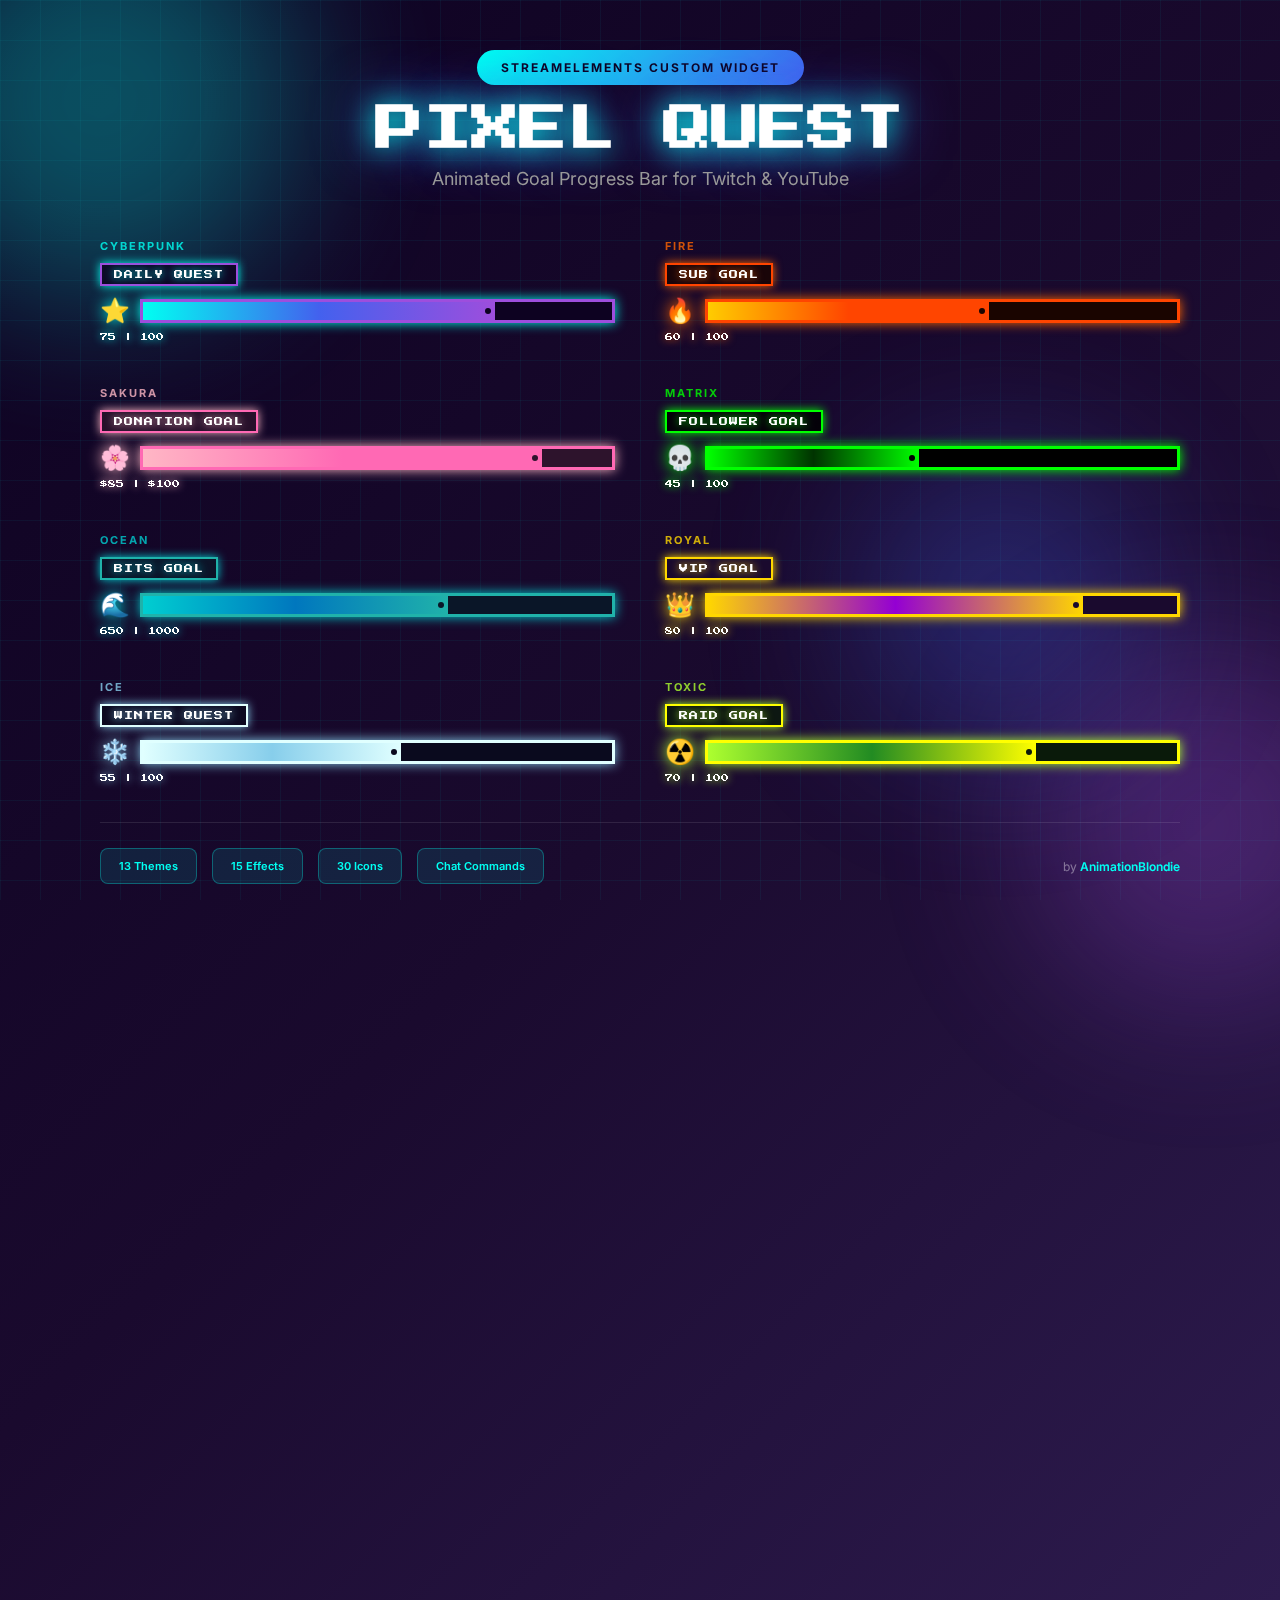
<file: gallery/page-01.html>
<!DOCTYPE html>
<html lang="en">
<head>
  <meta charset="UTF-8">
  <meta name="viewport" content="width=device-width, initial-scale=1.0">
  <title>Pixel Quest - StreamElements Goal Widget</title>
  <link href="https://fonts.googleapis.com/css2?family=Press+Start+2P&family=Inter:wght@400;600;700;800&display=swap" rel="stylesheet">
  <style>
    * {
      margin: 0;
      padding: 0;
      box-sizing: border-box;
    }

    html, body {
      margin: 0;
      padding: 0;
      min-height: 100vh;
      width: 100%;
      background: linear-gradient(135deg, #0d0221 0%, #1a0a2e 50%, #2d1b4e 100%);
      font-family: 'Inter', sans-serif;
      display: flex;
      justify-content: center;
      align-items: center;
    }

    body {
      position: relative;
      overflow-x: hidden;
    }

    /* Animated grid background - full screen */
    .bg-grid {
      position: fixed;
      top: 0;
      left: 0;
      right: 0;
      bottom: 0;
      background-image:
        linear-gradient(rgba(0, 255, 242, 0.05) 1px, transparent 1px),
        linear-gradient(90deg, rgba(0, 255, 242, 0.05) 1px, transparent 1px);
      background-size: 40px 40px;
      pointer-events: none;
    }

    /* Glow orbs - full screen */
    .glow-orb {
      position: fixed;
      border-radius: 50%;
      filter: blur(80px);
      opacity: 0.3;
      pointer-events: none;
    }

    .glow-orb-1 {
      width: 400px;
      height: 400px;
      background: #00fff2;
      top: -100px;
      left: -100px;
    }

    .glow-orb-2 {
      width: 350px;
      height: 350px;
      background: #9d4edd;
      bottom: -100px;
      right: -100px;
    }

    .glow-orb-3 {
      width: 300px;
      height: 300px;
      background: #4361ee;
      top: 50%;
      right: 10%;
    }

    .content {
      position: relative;
      z-index: 10;
      padding: 50px 60px;
      width: 1200px;
      height: 1600px;
      display: flex;
      flex-direction: column;
    }

    /* Header */
    .header {
      text-align: center;
      margin-bottom: 50px;
    }

    .badge {
      display: inline-block;
      background: linear-gradient(135deg, #00fff2, #4361ee);
      color: #0d0221;
      font-size: 12px;
      font-weight: 700;
      padding: 10px 24px;
      border-radius: 30px;
      margin-bottom: 20px;
      text-transform: uppercase;
      letter-spacing: 2px;
    }

    .title {
      font-family: 'Press Start 2P', monospace;
      font-size: 48px;
      color: #fff;
      text-shadow: 0 0 30px #00fff2, 0 0 60px #4361ee;
      margin-bottom: 15px;
    }

    .subtitle {
      font-size: 18px;
      color: #999;
    }

    /* Themes Grid - 2 columns, 4 rows */
    .themes-grid {
      display: grid;
      grid-template-columns: repeat(2, 1fr);
      gap: 45px 50px;
    }

    /* Individual widget - no card frame */
    .widget {
      display: flex;
      flex-direction: column;
      align-items: flex-start;
    }

    .widget-label {
      font-size: 11px;
      font-weight: 700;
      text-transform: uppercase;
      letter-spacing: 2px;
      margin-bottom: 10px;
      opacity: 0.8;
    }

    .widget-title {
      font-family: 'Press Start 2P', monospace;
      font-size: 9px;
      color: #fff;
      margin-bottom: 10px;
      letter-spacing: 1px;
      padding: 5px 12px;
      display: inline-block;
    }

    .widget-row {
      display: flex;
      align-items: center;
      gap: 10px;
      width: 100%;
    }

    .widget-icon {
      font-size: 24px;
      flex-shrink: 0;
    }

    .widget-bar {
      flex: 1;
      height: 24px;
      padding: 3px;
    }

    .widget-bar-bg {
      width: 100%;
      height: 100%;
      position: relative;
    }

    .widget-bar-fill {
      height: 100%;
      display: flex;
      align-items: center;
      justify-content: flex-end;
      padding-right: 4px;
    }

    .widget-bar-ball {
      width: 6px;
      height: 6px;
      border-radius: 50%;
    }

    .widget-values {
      font-family: 'Press Start 2P', monospace;
      font-size: 8px;
      color: #fff;
      margin-top: 8px;
    }

    /* Theme: Cyberpunk */
    .theme-cyberpunk .widget-label { color: #00fff2; }
    .theme-cyberpunk .widget-title { background: rgba(13,2,33,0.8); border: 2px solid #9d4edd; text-shadow: 0 0 8px #00fff2; box-shadow: 0 0 10px #00fff2; }
    .theme-cyberpunk .widget-icon { filter: drop-shadow(0 0 8px #00fff2); }
    .theme-cyberpunk .widget-bar { background: #9d4edd; box-shadow: 0 0 12px #00fff2; }
    .theme-cyberpunk .widget-bar-bg { background: #0d0221; }
    .theme-cyberpunk .widget-bar-fill { width: 75%; background: linear-gradient(90deg, #00fff2, #4361ee, #9d4edd); }
    .theme-cyberpunk .widget-bar-ball { background: #0d0221; }
    .theme-cyberpunk .widget-values { text-shadow: 0 0 8px #00fff2; }

    /* Theme: Fire */
    .theme-fire .widget-label { color: #ff6600; }
    .theme-fire .widget-title { background: rgba(26,5,0,0.8); border: 2px solid #ff4500; text-shadow: 0 0 8px #ff6600; box-shadow: 0 0 10px #ff6600; }
    .theme-fire .widget-icon { filter: drop-shadow(0 0 8px #ff6600); }
    .theme-fire .widget-bar { background: #ff4500; box-shadow: 0 0 12px #ff6600; }
    .theme-fire .widget-bar-bg { background: #1a0500; }
    .theme-fire .widget-bar-fill { width: 60%; background: linear-gradient(90deg, #ffcc00, #ff4500, #ff4500); }
    .theme-fire .widget-bar-ball { background: #1a0500; }
    .theme-fire .widget-values { text-shadow: 0 0 8px #ff6600; }

    /* Theme: Sakura */
    .theme-sakura .widget-label { color: #ffb7c5; }
    .theme-sakura .widget-title { background: rgba(45,19,44,0.8); border: 2px solid #ff69b4; text-shadow: 0 0 8px #ffb7c5; box-shadow: 0 0 10px #ffb7c5; }
    .theme-sakura .widget-icon { filter: drop-shadow(0 0 8px #ffb7c5); }
    .theme-sakura .widget-bar { background: #ff69b4; box-shadow: 0 0 12px #ffb7c5; }
    .theme-sakura .widget-bar-bg { background: #2d132c; }
    .theme-sakura .widget-bar-fill { width: 85%; background: linear-gradient(90deg, #ffb7c5, #ff69b4, #ff69b4); }
    .theme-sakura .widget-bar-ball { background: #2d132c; }
    .theme-sakura .widget-values { text-shadow: 0 0 8px #ffb7c5; }

    /* Theme: Matrix */
    .theme-matrix .widget-label { color: #00ff00; }
    .theme-matrix .widget-title { background: rgba(0,0,0,0.8); border: 2px solid #00ff00; text-shadow: 0 0 8px #00ff00; box-shadow: 0 0 10px #00ff00; }
    .theme-matrix .widget-icon { filter: drop-shadow(0 0 8px #00ff00); }
    .theme-matrix .widget-bar { background: #00ff00; box-shadow: 0 0 12px #00ff00; }
    .theme-matrix .widget-bar-bg { background: #000000; }
    .theme-matrix .widget-bar-fill { width: 45%; background: linear-gradient(90deg, #00ff00, #003300, #00ff00); }
    .theme-matrix .widget-bar-ball { background: #000000; }
    .theme-matrix .widget-values { text-shadow: 0 0 8px #00ff00; }

    /* Theme: Ocean */
    .theme-ocean .widget-label { color: #00ced1; }
    .theme-ocean .widget-title { background: rgba(10,22,40,0.8); border: 2px solid #20b2aa; text-shadow: 0 0 8px #00ced1; box-shadow: 0 0 10px #00ced1; }
    .theme-ocean .widget-icon { filter: drop-shadow(0 0 8px #00ced1); }
    .theme-ocean .widget-bar { background: #20b2aa; box-shadow: 0 0 12px #00ced1; }
    .theme-ocean .widget-bar-bg { background: #0a1628; }
    .theme-ocean .widget-bar-fill { width: 65%; background: linear-gradient(90deg, #00ced1, #0077be, #20b2aa); }
    .theme-ocean .widget-bar-ball { background: #0a1628; }
    .theme-ocean .widget-values { text-shadow: 0 0 8px #00ced1; }

    /* Theme: Royal */
    .theme-royal .widget-label { color: #ffd700; }
    .theme-royal .widget-title { background: rgba(26,10,46,0.8); border: 2px solid #ffd700; text-shadow: 0 0 8px #ffd700; box-shadow: 0 0 10px #ffd700; }
    .theme-royal .widget-icon { filter: drop-shadow(0 0 8px #ffd700); }
    .theme-royal .widget-bar { background: #ffd700; box-shadow: 0 0 12px #ffd700; }
    .theme-royal .widget-bar-bg { background: #1a0a2e; }
    .theme-royal .widget-bar-fill { width: 80%; background: linear-gradient(90deg, #ffd700, #9400d3, #ffd700); }
    .theme-royal .widget-bar-ball { background: #1a0a2e; }
    .theme-royal .widget-values { text-shadow: 0 0 8px #ffd700; }

    /* Theme: Ice */
    .theme-ice .widget-label { color: #87ceeb; }
    .theme-ice .widget-title { background: rgba(10,10,30,0.8); border: 2px solid #e0ffff; text-shadow: 0 0 8px #87ceeb; box-shadow: 0 0 10px #87ceeb; }
    .theme-ice .widget-icon { filter: drop-shadow(0 0 8px #87ceeb); }
    .theme-ice .widget-bar { background: #e0ffff; box-shadow: 0 0 12px #87ceeb; }
    .theme-ice .widget-bar-bg { background: #0a0a1e; }
    .theme-ice .widget-bar-fill { width: 55%; background: linear-gradient(90deg, #e0ffff, #87ceeb, #e0ffff); }
    .theme-ice .widget-bar-ball { background: #0a0a1e; }
    .theme-ice .widget-values { text-shadow: 0 0 8px #87ceeb; }

    /* Theme: Toxic */
    .theme-toxic .widget-label { color: #adff2f; }
    .theme-toxic .widget-title { background: rgba(10,26,10,0.8); border: 2px solid #ffff00; text-shadow: 0 0 8px #adff2f; box-shadow: 0 0 10px #adff2f; }
    .theme-toxic .widget-icon { filter: drop-shadow(0 0 8px #adff2f); }
    .theme-toxic .widget-bar { background: #ffff00; box-shadow: 0 0 12px #adff2f; }
    .theme-toxic .widget-bar-bg { background: #0a1a0a; }
    .theme-toxic .widget-bar-fill { width: 70%; background: linear-gradient(90deg, #adff2f, #228b22, #ffff00); }
    .theme-toxic .widget-bar-ball { background: #0a1a0a; }
    .theme-toxic .widget-values { text-shadow: 0 0 8px #adff2f; }

    /* Footer */
    .footer {
      display: flex;
      justify-content: space-between;
      align-items: center;
      margin-top: 40px;
      padding-top: 25px;
      border-top: 1px solid rgba(255,255,255,0.1);
    }

    .features {
      display: flex;
      gap: 15px;
    }

    .feature {
      background: rgba(0, 255, 242, 0.1);
      border: 1px solid rgba(0, 255, 242, 0.3);
      border-radius: 8px;
      padding: 10px 18px;
      color: #00fff2;
      font-size: 11px;
      font-weight: 600;
    }

    .author {
      color: rgba(255, 255, 255, 0.4);
      font-size: 12px;
    }

    .author span {
      color: #00fff2;
      font-weight: 600;
    }
  </style>
</head>
<body>
  <div class="bg-grid"></div>
  <div class="glow-orb glow-orb-1"></div>
  <div class="glow-orb glow-orb-2"></div>
  <div class="glow-orb glow-orb-3"></div>

  <div class="content">
    <div class="header">
      <div class="badge">StreamElements Custom Widget</div>
      <h1 class="title">PIXEL QUEST</h1>
      <p class="subtitle">Animated Goal Progress Bar for Twitch & YouTube</p>
    </div>

    <div class="themes-grid">
      <!-- Row 1 -->
      <div class="widget theme-cyberpunk">
        <div class="widget-label">Cyberpunk</div>
        <div class="widget-title">DAILY QUEST</div>
        <div class="widget-row">
          <div class="widget-icon">⭐</div>
          <div class="widget-bar"><div class="widget-bar-bg"><div class="widget-bar-fill"><div class="widget-bar-ball"></div></div></div></div>
        </div>
        <div class="widget-values">75 | 100</div>
      </div>

      <div class="widget theme-fire">
        <div class="widget-label">Fire</div>
        <div class="widget-title">SUB GOAL</div>
        <div class="widget-row">
          <div class="widget-icon">🔥</div>
          <div class="widget-bar"><div class="widget-bar-bg"><div class="widget-bar-fill"><div class="widget-bar-ball"></div></div></div></div>
        </div>
        <div class="widget-values">60 | 100</div>
      </div>

      <!-- Row 2 -->
      <div class="widget theme-sakura">
        <div class="widget-label">Sakura</div>
        <div class="widget-title">DONATION GOAL</div>
        <div class="widget-row">
          <div class="widget-icon">🌸</div>
          <div class="widget-bar"><div class="widget-bar-bg"><div class="widget-bar-fill"><div class="widget-bar-ball"></div></div></div></div>
        </div>
        <div class="widget-values">$85 | $100</div>
      </div>

      <div class="widget theme-matrix">
        <div class="widget-label">Matrix</div>
        <div class="widget-title">FOLLOWER GOAL</div>
        <div class="widget-row">
          <div class="widget-icon">💀</div>
          <div class="widget-bar"><div class="widget-bar-bg"><div class="widget-bar-fill"><div class="widget-bar-ball"></div></div></div></div>
        </div>
        <div class="widget-values">45 | 100</div>
      </div>

      <!-- Row 3 -->
      <div class="widget theme-ocean">
        <div class="widget-label">Ocean</div>
        <div class="widget-title">BITS GOAL</div>
        <div class="widget-row">
          <div class="widget-icon">🌊</div>
          <div class="widget-bar"><div class="widget-bar-bg"><div class="widget-bar-fill"><div class="widget-bar-ball"></div></div></div></div>
        </div>
        <div class="widget-values">650 | 1000</div>
      </div>

      <div class="widget theme-royal">
        <div class="widget-label">Royal</div>
        <div class="widget-title">VIP GOAL</div>
        <div class="widget-row">
          <div class="widget-icon">👑</div>
          <div class="widget-bar"><div class="widget-bar-bg"><div class="widget-bar-fill"><div class="widget-bar-ball"></div></div></div></div>
        </div>
        <div class="widget-values">80 | 100</div>
      </div>

      <!-- Row 4 -->
      <div class="widget theme-ice">
        <div class="widget-label">Ice</div>
        <div class="widget-title">WINTER QUEST</div>
        <div class="widget-row">
          <div class="widget-icon">❄️</div>
          <div class="widget-bar"><div class="widget-bar-bg"><div class="widget-bar-fill"><div class="widget-bar-ball"></div></div></div></div>
        </div>
        <div class="widget-values">55 | 100</div>
      </div>

      <div class="widget theme-toxic">
        <div class="widget-label">Toxic</div>
        <div class="widget-title">RAID GOAL</div>
        <div class="widget-row">
          <div class="widget-icon">☢️</div>
          <div class="widget-bar"><div class="widget-bar-bg"><div class="widget-bar-fill"><div class="widget-bar-ball"></div></div></div></div>
        </div>
        <div class="widget-values">70 | 100</div>
      </div>
    </div>

    <div class="footer">
      <div class="features">
        <div class="feature">13 Themes</div>
        <div class="feature">15 Effects</div>
        <div class="feature">30 Icons</div>
        <div class="feature">Chat Commands</div>
      </div>
      <div class="author">by <span>AnimationBlondie</span></div>
    </div>
  </div>
</body>
</html>
</file>
